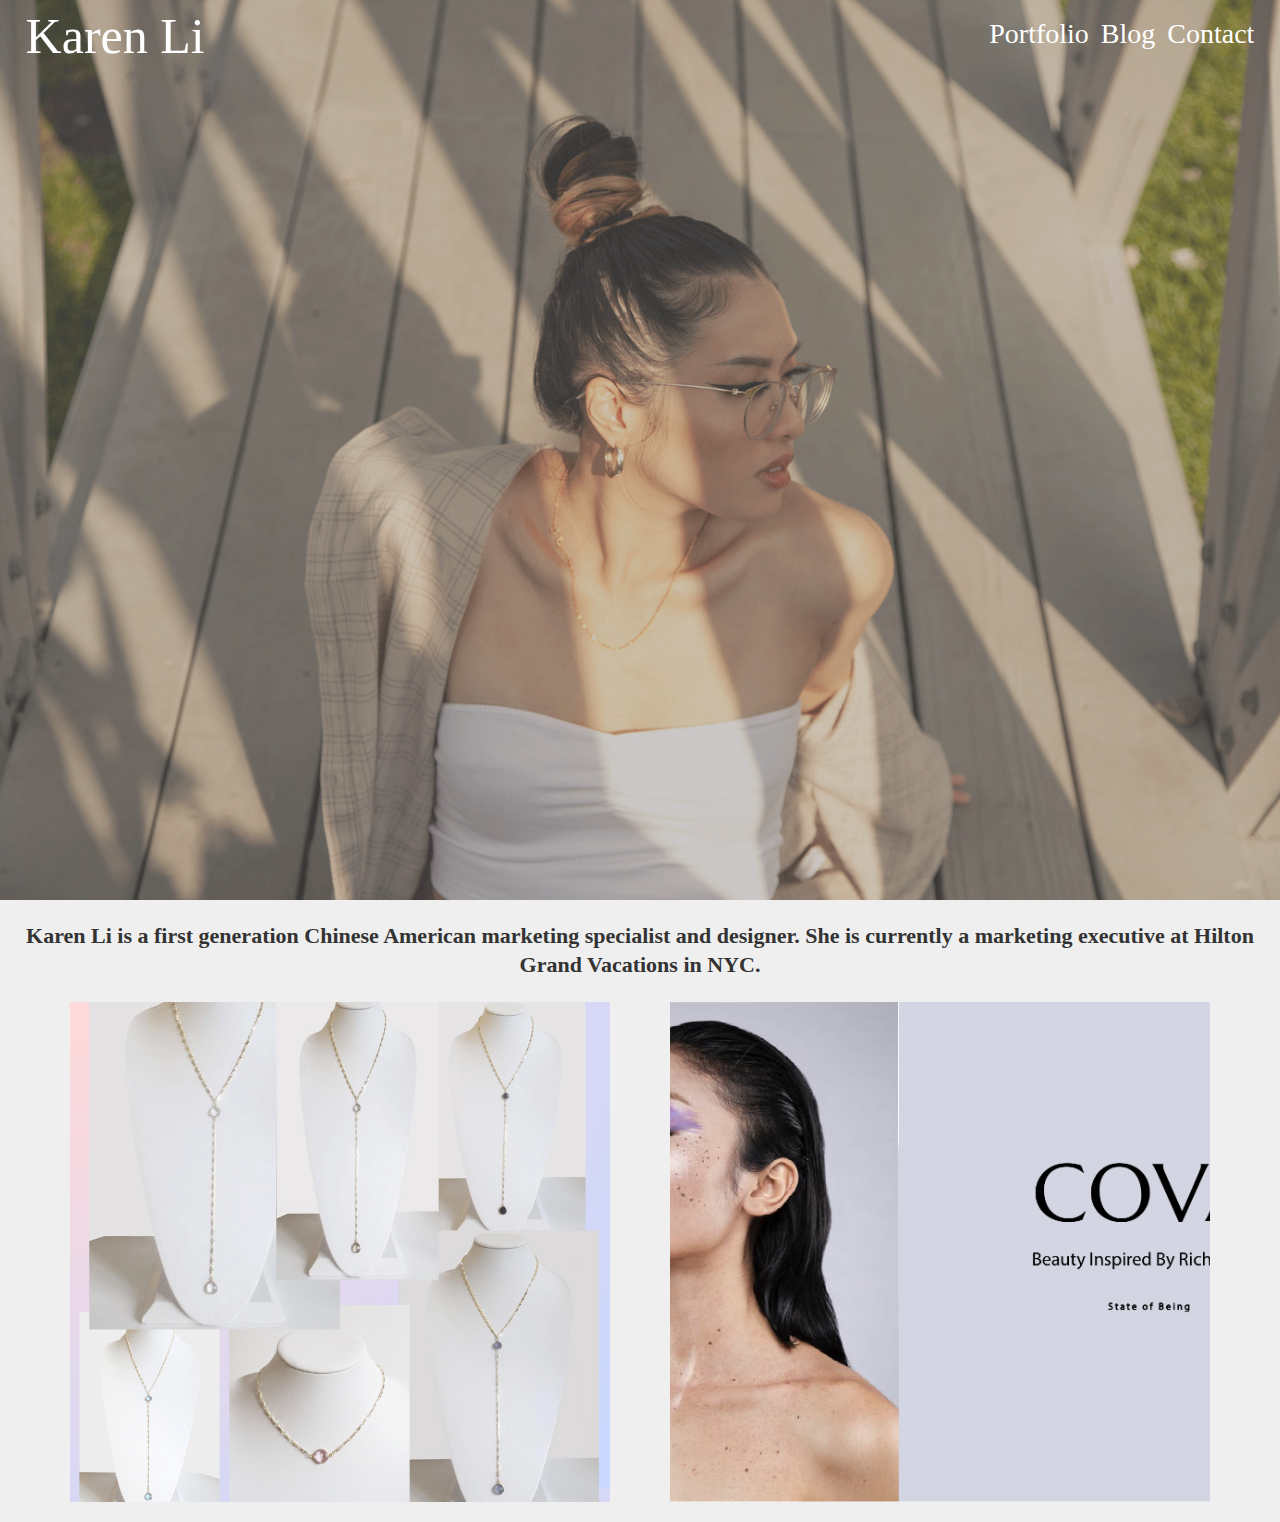
<file: index.html>
<!doctype html>
<html>
  <head>
    <meta charset="utf-8">
    <link href="http://fonts.googleapis.com/css?family=Source+Sans+Pro:400,700|Montserrat" rel="stylesheet" type="text/css">
    <link rel="stylesheet" type="text/css" href="css/style.css?v=1.11">
    <link rel="icon" href="favicon.png" type="image/x-icon">
    <title>Karen Li</title>
  </head>
  <body>
    <div class="wrapper">
    <div class="container">

      <div class="header_container">
        <a href="/" class="name">Karen Li</a>

        <div class="menu_container">
          <a href="/#portfolio" class="menu_item">Portfolio</a>
          <a href="/blog" class="menu_item">Blog</a>
          <a target="_blank" href="https://www.linkedin.com/in/karen-li-294b90122/" class="menu_item">Contact</a>

        </div><!-- MENU_CONTAINER END-->
      </div><!-- HEADER_CONTAINER END-->


      <div class="hero_image_container" style="background-image: url('assets/images/karen_.jpg');">

      </div><!-- HERO_IMAGE_CONTAINER END-->


      <div class="content_container">
        <div class="about_me">
          <p>Karen Li is a first generation Chinese American marketing specialist and designer. She is currently a marketing executive at Hilton Grand Vacations in NYC. </p>
        </div><!-- ABOUT_ME END-->

        <div class="portfolio_section" id="portfolio">


          <div class="portfolio_gallery">
            
            <a class="gallery_item_hover" href="/Jewelry-Midori-Linea">
              <div class="gallery_item" style="background-image: url('assets/images/Midori_Linea_Jewelry/necklace.png');"></div>
              <div class="hover_text"><p>Jewelry - Midori Linea</p></div>
            </a>

            <a class="gallery_item_hover" href="/Makeup-Cova">
              <div class="gallery_item" style="background-image: url('assets/images/Default_Cova_Design_Beauty/22.png');"></div>
              <div class="hover_text"><p>Makeup - Cova</p></div>
            </a>

            <!-- <a class="gallery_item_hover" href="/weather-pro.html">
              <div class="gallery_item" style="background-image: url('assets/images/Weather_app/Applicationscreen-01.png"></div>
              <div class="hover_text"><p>Jewelry - Midori Linea</p></div>
            </a> -->

          </div><!-- PORTFOLIO_GALLERY END-->

        </div><!-- PORTFOLIO_SECTION END-->

      </div><!-- CONTACT_CONTAINER END-->
  </div><!-- CONTAINER END-->
  </div><!-- WRAPPER END-->
  </body>
</html>
</file>
<file: css/style.css>
/* Stylez */
body {font-family: 'Crimson Text', serif, Source Sans Pro, Helvetica Neue, sans-serif; margin: 0 auto; background: #efefef; line-height: 1.8em; box-sizing: border-box; color: #333;}

@import url('https://fonts.googleapis.com/css2?family=Trirong&display=swap');
@import url('https://fonts.googleapis.com/css2?family=Crimson+Text&display=swap');




a {color: #777; text-decoration: none; }
p {font-weight: 400; font-size: 22px;}


/* HEADER CSS */
.header_container {
    z-index: 1000;
    position: relative;

    display: flex;
    flex-direction: row;
    justify-content: space-between;
    align-items: center;
    padding: 20px 2vw;
}

.menu_container a, .header_container a{
    font-family: 'Trirong', serif;
    font-size: 28px;
    color: white;

}
.menu_container a {
    padding-left: 8px;
}
.header_container a.name {
    font-size: 50px;
}
/* HERO Container*/

.hero_image_container {
    position: absolute;
    height: 100vh;
    width: 100%;

    top: 0;
    left: 0;

    background-size: cover;
    background-position: center;
    background-repeat: no-repeat;
}

/* CONTENT CONTAINER MAIN*/
.about_me {
    width: 100%;
    text-align: center;
}

.about_me p {
    font-weight: bold;
}
.content_container {
    top: 0;
    left: 0;
    margin-top: 100vh;
    position: absolute;
    width: 100%;
}
/* PORTFOLIO CONTAINER MAIN*/
.portfolio_gallery {
    max-width: 1200px;
    
    margin: 0 auto;
    display: flex;
    flex-direction: row;
    justify-content: space-around;

    flex-wrap: wrap;

    padding: 0px 1vw;
}

.gallery_item_hover {
    margin-bottom: 20px;
    width: 45%;
    height: 500px;
    position: relative;

    transition: all 500ms ease-in;
}

.gallery_item {
    width: 100%;
    height: 100%;
    background-size: cover;
    background-position: center;
    background-repeat: no-repeat;
}

.hover_text {
    position: absolute;
    width: 100%;
    height: 100%;

    display: flex;

    align-items: center;
    justify-content: center;

    top: 0;
    left: 0;
    background-color: rgba(0,0,0,.3);

    opacity: 0;

}

.gallery_item_hover:hover .hover_text {
    opacity: 1;
}

.hover_text p {
    color: white;
    font-size: 22px;
}


/* SINGLE PORTFOLIO */

.portfolio_gallery_single {
    max-width: 1200px;
    
    margin: 0 auto;
    display: flex;
    flex-direction: row;
    justify-content: space-around;

    flex-wrap: wrap;

    padding: 0px 1vw;
}

.portfolio_gallery_single .gallery_item {
    margin-bottom: 20px;
    width: 45%;
    height: 500px;

    background-size: cover;
    background-position: center;
    background-repeat: no-repeat;
}

#makeup {
    display: flex;
    flex-direction: column;
}

#makeup .gallery_item {
    width: 80%;
    margin: 0 auto;
    height: 600px;
}

.single_content_page {
    width: 100%;
    height: 100vh;
}

.test {
    font-size:100px;
    font-weight: bold;
    font-family: 'Trirong', serif;
    color: white;
}   

#blog {
    display: flex;
    align-items: center;
    justify-content: center;
}

#blog_page {
    background-color: black;
}

#blog_page a {
    color: white;
}
</file>
